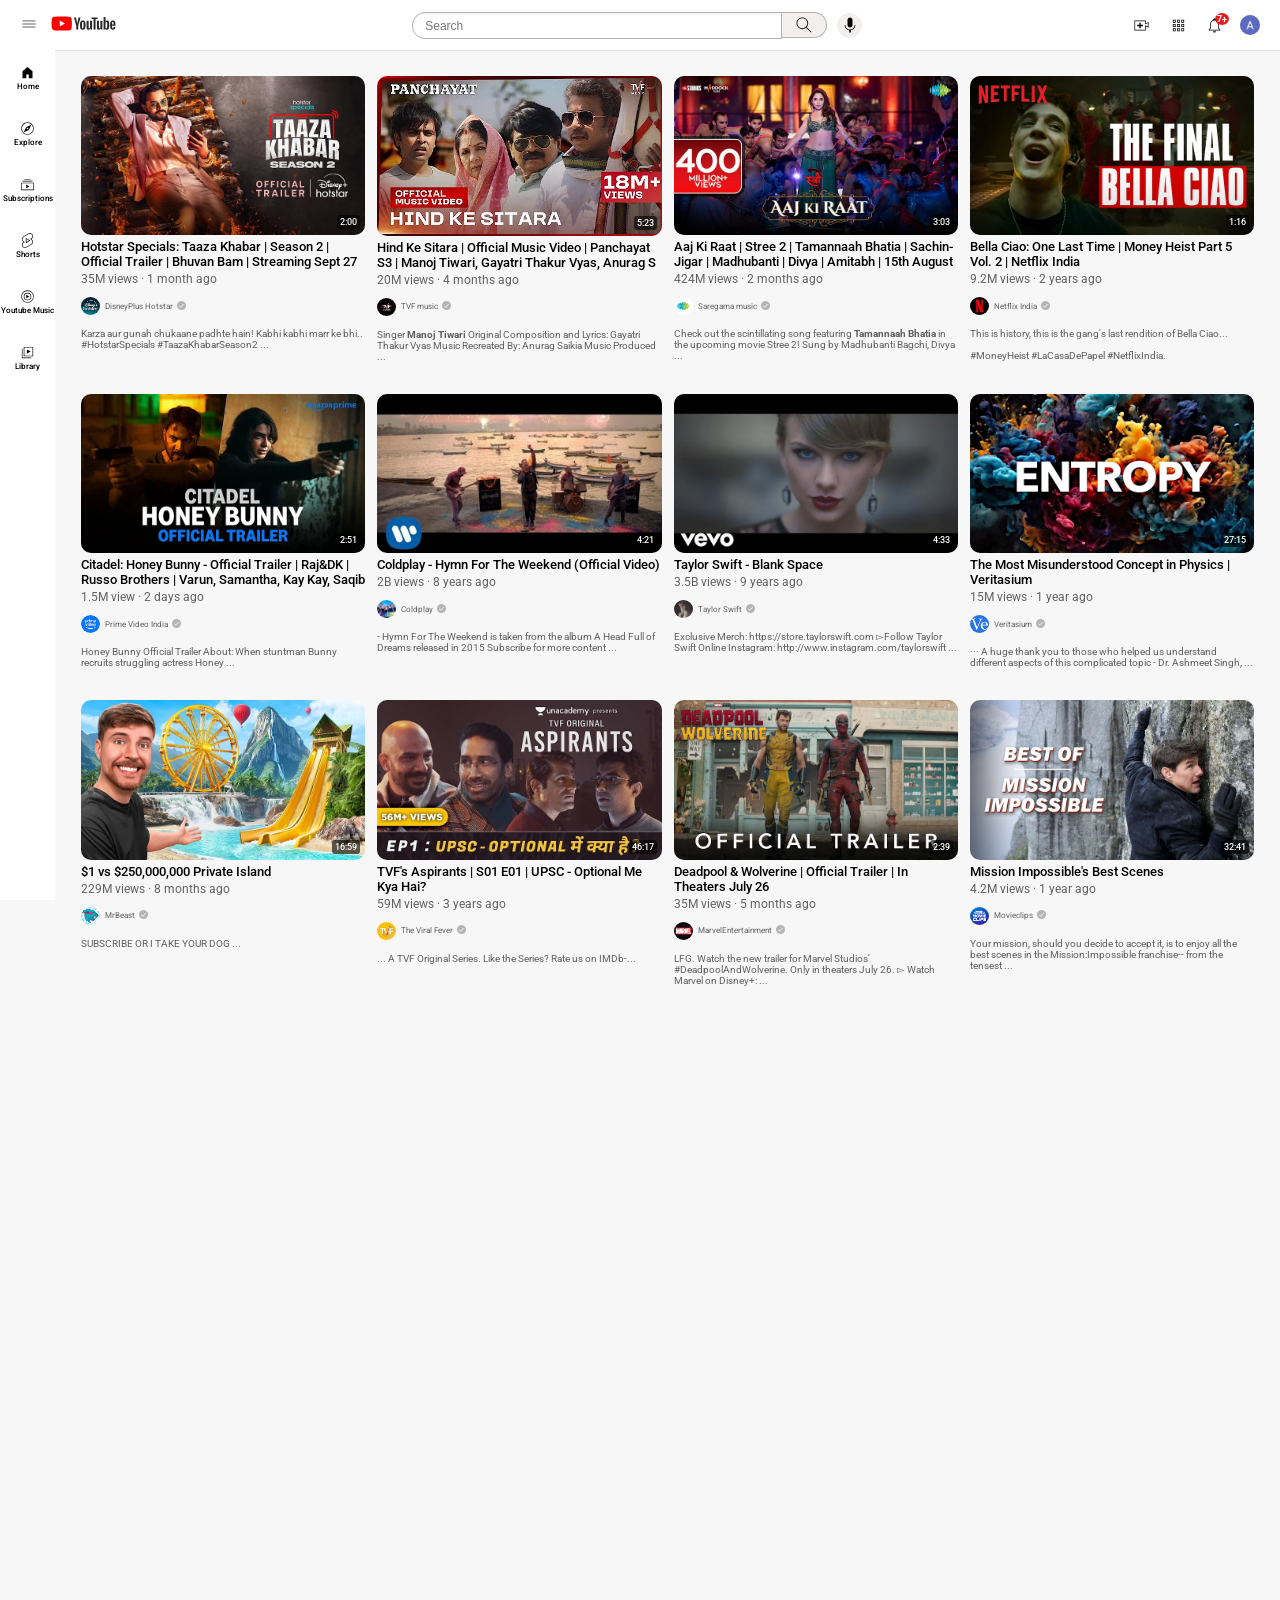
<file: index.html>
<!DOCTYPE html>
<html>
  <head>
    <title>YouTube</title>
    <link
      rel="shortcut icon"
      href="icons/yotube-icon.png"
      type="image/x-icon"
    />

    <link rel="preconnect" href="https://fonts.googleapis.com" />
    <link rel="preconnect" href="https://fonts.gstatic.com" crossorigin />
    <link
      href="https://fonts.googleapis.com/css2?family=Roboto:ital,wght@0,100;0,300;0,400;0,500;0,700;0,900;1,100;1,300;1,400;1,500;1,700;1,900&display=swap"
      rel="stylesheet"
    />

    <link rel="stylesheet" href="styles/general.css" />
    <link rel="stylesheet" href="styles/video.css" />
    <link rel="stylesheet" href="styles/header.css" />
    <link rel="stylesheet" href="styles/sidebar.css" />
  </head>
  <body>
    <!-- Header -->
    <header class="header">
      <div class="start-section">
        <div class="hamburger-icon">
          <img
            class="hamburger-menu"
            src="icons/hamburger-menu.svg"
            alt="hambuger menu"
          />
        </div>
        <a href="https://www.youtube.com" target="_blank"
          ><img
            class="youtube-logo"
            src="icons/YouTube-Logo.wine.svg"
            alt="Youtube Logo"
        /></a>
      </div>

      <div class="middle-section">
        <input class="search-bar" type="text" placeholder="Search" />

        <button class="search-button">
          <img class="search-icon" src="icons/search.svg" alt="Search button" />
          <div class="tooltips">Search</div>
        </button>
        <button class="voice-search-button">
          <img
            class="mic-icon"
            src="icons/voice-search-icon.svg"
            alt="Voice search"
          />
          <div class="tooltips">Search with your voice</div>
        </button>
      </div>

      <div class="end-section">
        <div class="upload-icon-container">
          <img class="upload-icon" src="icons/upload.svg" alt="upload" />
          <div class="tooltips">Create</div>
        </div>
        <div class="apps-icon-container">
          <img class="apps-icon" src="icons/youtube-apps.svg" alt="apps" />
          <div class="tooltips">YouTube apps</div>
        </div>
        <div class="notifications-icon-container">
          <img
            class="notifications-icon"
            src="icons/notifications.svg"
            alt="notifications"
          />
          <div class="notifications-count">7+</div>
          <div class="tooltips">Notifications</div>
        </div>
        <div class="account-icon-container">
          <img
            class="account-icon"
            src="icons/account-icon.jpg"
            alt="User account"
          />
        </div>
      </div>
    </header>

    <!-- Sidebar -->
    <nav class="sidebar">
      <div class="sidebar-features">
        <img src="icons/home.svg" alt="Home" />
        <div>Home</div>
      </div>
      <div class="sidebar-features">
        <img src="icons/explore.svg" alt="Explore" />
        <div>Explore</div>
      </div>
      <div class="sidebar-features">
        <img src="icons/subscriptions.svg" alt="subscriptions" />
        <div>Subscriptions</div>
      </div>
      <div class="sidebar-features">
        <img src="icons/Youtube-shorts.svg" alt="Youtube-Shorts" />
        <div>Shorts</div>
      </div>
      <div class="sidebar-features">
        <img src="icons/youtube-music.svg" alt="Youtube-music" />
        <div>Youtube Music</div>
      </div>
      <div class="sidebar-features">
        <img src="icons/library.svg" alt="Library" />
        <div>Library</div>
      </div>
    </nav>

    <!-- Main -->
    <main>
      <section class="video-info-grid">
        <!-- Taaza Khabar S2 -->
        <div class="video-info-blocks">
          <div class="video-preview">
            <div class="video-thumbnail">
              <a
                href="https://www.youtube.com/watch?v=cEukRxuyEUg"
                class="video-link"
              >
                <img
                  class="thumbnail"
                  src="thumbnails/taaza-khabar-s2-thumbnail.webp"
                  alt="Taaza Khabar"
                />
              </a>
              <div class="video-time">2:00</div>
            </div>
            <div>
              <div class="video-title">
                <a
                  href="https://www.youtube.com/watch?v=cEukRxuyEUg"
                  class="video-link"
                >
                  <p>
                    Hotstar Specials: Taaza Khabar | Season 2 | Official Trailer
                    | Bhuvan Bam | Streaming Sept 27
                  </p>
                </a>
              </div>
              <div class="video-views">
                <p>35M views &#183; 1 month ago</p>
              </div>
              <div class="youtube-channel">
                <a
                  href="https://www.youtube.com/@hotstarOfficial"
                  class="channel-link"
                >
                  <img
                    class="icon"
                    src="thumbnails/disney+-hotstar-icon.jpg"
                    alt="DisneyPlus Hotstar Icon"
                  />
                  DisneyPlus Hotstar
                  <div>
                    <img
                      class="yt-checkmark"
                      src="thumbnails/YT_checkmark.png"
                    />
                  </div>
                  <div class="tooltips">DisneyPlus Hotstar</div>
                </a>
              </div>
              <div class="video-description">
                <p>
                  Karza aur gunah chukaane padhte hain! Kabhi kabhi marr ke
                  bhi.. #HotstarSpecials #TaazaKhabarSeason2 ...
                </p>
              </div>
            </div>
          </div>
        </div>

        <!-- Hind-Ke-Sitara -->
        <div class="video-info-blocks">
          <div class="video-preview">
            <div class="video-thumbnail">
              <a
                href="https://www.youtube.com/watch?v=ZF6t-XGdkRQ"
                class="video-link"
              >
                <img
                  class="thumbnail"
                  src="thumbnails/hind_ke_sitara.jpg"
                  alt="Hind Ke Sitara | Manoj Tiwari | Panchayat"
                />
              </a>
              <div class="video-time">5:23</div>
            </div>
            <div>
              <div class="video-title">
                <a
                  href="https://www.youtube.com/watch?v=ZF6t-XGdkRQ"
                  class="video-link"
                >
                  <p>
                    Hind Ke Sitara | Official Music Video | Panchayat S3 | Manoj
                    Tiwari, Gayatri Thakur Vyas, Anurag S
                  </p>
                </a>
              </div>
              <div class="video-views">
                <p>20M views &#183; 4 months ago</p>
              </div>
              <div class="youtube-channel">
                <a
                  href="https://www.youtube.com/@TVFMusic"
                  class="channel-link"
                >
                  <img
                    class="icon"
                    src="thumbnails/tvf_icon.jpg"
                    alt="TVF Icon"
                  />
                  TVF music
                  <div>
                    <img
                      class="yt-checkmark"
                      src="thumbnails/YT_checkmark.png"
                    />
                  </div>
                  <div class="tooltips">TVF music</div>
                </a>
              </div>
              <div class="video-description">
                <p>
                  Singer
                  <a
                    class="manoj-tiwari"
                    href="https://en.wikipedia.org/wiki/Manoj_Tiwari_(Delhi_politician)"
                    target="_blank"
                    >Manoj Tiwari</a
                  >
                  Original Composition and Lyrics: Gayatri Thakur Vyas Music
                  Recreated By: Anurag Saikia Music Produced ...
                </p>
              </div>
            </div>
          </div>
        </div>

        <!-- Aaj-Ki-Raat -->
        <div class="video-info-blocks">
          <div class="video-preview">
            <div class="video-thumbnail">
              <a
                href="https://www.youtube.com/watch?v=roz9sXFkTuE"
                class="video-link"
              >
                <img
                  class="thumbnail"
                  src="thumbnails/aaj-ki-raat.webp"
                  alt="Aaj Ki Raat | Stree 2 | Tamannaah Bhatia"
                />
              </a>
              <div class="video-time">3:03</div>
            </div>
            <div>
              <div class="video-title">
                <a
                  href="https://www.youtube.com/watch?v=roz9sXFkTuE"
                  class="video-link"
                >
                  <p>
                    Aaj Ki Raat | Stree 2 | Tamannaah Bhatia | Sachin-Jigar |
                    Madhubanti | Divya | Amitabh | 15th August
                  </p>
                </a>
              </div>
              <div class="video-views">
                <p>424M views &#183; 2 months ago</p>
              </div>
              <div class="youtube-channel">
                <a
                  href="https://www.youtube.com/@SaregamaMusic"
                  class="channel-link"
                >
                  <img
                    class="icon"
                    src="thumbnails/saregana-icon.jpg"
                    alt="Saregama Icon"
                  />
                  Saregama music
                  <div>
                    <img
                      class="yt-checkmark"
                      src="thumbnails/YT_checkmark.png"
                    />
                  </div>
                  <div class="tooltips">Saregama music</div>
                </a>
              </div>
              <div class="video-description">
                <p>
                  Check out the scintillating song featuring
                  <a
                    class="manoj-tiwari"
                    href="https://en.wikipedia.org/wiki/Tamannaah_Bhatia"
                    target="_blank"
                    >Tamannaah Bhatia</a
                  >
                  in the upcoming movie Stree 2! Sung by Madhubanti Bagchi,
                  Divya ...
                </p>
              </div>
            </div>
          </div>
        </div>

        <!-- Bella Ciao -->
        <div class="video-info-blocks">
          <div class="video-preview">
            <div class="video-thumbnail">
              <a
                href="https://www.youtube.com/watch?v=juIcenNQWLs&t=4s"
                class="video-link"
              >
                <img
                  class="thumbnail"
                  src="thumbnails/the-final-bella-ciao-thumbnail.webp"
                  alt="Bella Ciao | Money Heist"
                />
              </a>
              <div class="video-time">1:16</div>
            </div>
            <div>
              <div class="video-title">
                <a
                  href="https://www.youtube.com/watch?v=juIcenNQWLs&t=4s"
                  class="video-link"
                >
                  <p>
                    Bella Ciao: One Last Time | Money Heist Part 5 Vol. 2 |
                    Netflix India
                  </p>
                </a>
              </div>
              <div class="video-views">
                <p>9.2M views &#183; 2 years ago</p>
              </div>
              <div class="youtube-channel">
                <a
                  href="https://www.youtube.com/@NetflixIndiaOfficial"
                  class="channel-link"
                >
                  <img
                    class="icon"
                    src="thumbnails/netflix-india-icon.jpg"
                    alt="Netflix India Icon"
                  />
                  Netflix India
                  <div>
                    <img
                      class="yt-checkmark"
                      src="thumbnails/YT_checkmark.png"
                    />
                  </div>
                  <div class="tooltips">Netflix India</div>
                </a>
              </div>
              <div class="video-description">
                <p>
                  This is history, this is the gang's last rendition of Bella
                  Ciao...
                </p>
                <br />
                <p>#MoneyHeist #LaCasaDePapel #NetflixIndia.</p>
              </div>
            </div>
          </div>
        </div>

        <!-- Citadel -->
        <div class="video-info-blocks">
          <div class="video-preview">
            <div class="video-thumbnail">
              <a
                href="https://www.youtube.com/watch?v=ZQuuw18Yicw"
                class="video-link"
              >
                <img
                  class="thumbnail"
                  src="thumbnails/citadel_thumbnail.webp"
                  alt="Citadel: Honey Bunny"
                />
              </a>
              <div class="video-time">2:51</div>
            </div>
            <div>
              <div class="video-title">
                <a
                  href="https://www.youtube.com/watch?v=ZQuuw18Yicw"
                  class="video-link"
                >
                  <p>
                    Citadel: Honey Bunny - Official Trailer | Raj&DK | Russo
                    Brothers | Varun, Samantha, Kay Kay, Saqib
                  </p>
                </a>
              </div>
              <div class="video-views">
                <p>1.5M view &#183; 2 days ago</p>
              </div>
              <div class="youtube-channel">
                <a
                  href="https://www.youtube.com/@PrimeVideoIN"
                  class="channel-link"
                >
                  <img
                    class="icon"
                    src="thumbnails/prime-video-icon.jpg"
                    alt="Prime Video India Icon"
                  />
                  Prime Video India
                  <div>
                    <img
                      class="yt-checkmark"
                      src="thumbnails/YT_checkmark.png"
                    />
                  </div>
                  <div class="tooltips">Prime Video India</div>
                </a>
              </div>
              <div class="video-description">
                <p>
                  Honey Bunny Official Trailer About: When stuntman Bunny
                  recruits struggling actress Honey ...
                </p>
              </div>
            </div>
          </div>
        </div>

        <!-- Coldplay -->
        <div class="video-info-blocks">
          <div class="video-preview">
            <div class="video-thumbnail">
              <a
                href="https://www.youtube.com/watch?v=YykjpeuMNEk"
                class="video-link"
              >
                <img
                  class="thumbnail"
                  src="thumbnails/hymn-for-the-weekend.webp"
                  alt="hymn-for-the-weekend"
                />
              </a>
              <div class="video-time">4:21</div>
            </div>
            <div>
              <div class="video-title">
                <a
                  href="https://www.youtube.com/watch?v=YykjpeuMNEk"
                  class="video-link"
                >
                  <p>Coldplay - Hymn For The Weekend (Official Video)</p>
                </a>
              </div>
              <div class="video-views">
                <p>2B views &#183; 8 years ago</p>
              </div>
              <div class="youtube-channel">
                <a
                  href="https://www.youtube.com/channel/UCDPM_n1atn2ijUwHd0NNRQw"
                  class="channel-link"
                >
                  <img
                    class="icon"
                    src="thumbnails/coldplay-icon.jpg"
                    alt="TVF Icon"
                  />
                  Coldplay
                  <div>
                    <img
                      class="yt-checkmark"
                      src="thumbnails/YT_checkmark.png"
                    />
                  </div>
                  <div class="tooltips">Coldplay</div>
                </a>
              </div>
              <div class="video-description">
                <p>
                  - Hymn For The Weekend is taken from the album A Head Full of
                  Dreams released in 2015 Subscribe for more content ...
                </p>
              </div>
            </div>
          </div>
        </div>

        <!-- Taylor Swift -->
        <div class="video-info-blocks">
          <div class="video-preview">
            <div class="video-thumbnail">
              <a
                href="https://www.youtube.com/watch?v=e-ORhEE9VVg"
                class="video-link"
              >
                <img
                  class="thumbnail"
                  src="thumbnails/blank-space-video.webp"
                  alt="Blank Space | Taylor Swift"
                />
              </a>
              <div class="video-time">4:33</div>
            </div>
            <div>
              <div class="video-title">
                <a
                  href="https://www.youtube.com/watch?v=e-ORhEE9VVg"
                  class="video-link"
                >
                  <p>Taylor Swift - Blank Space</p>
                </a>
              </div>
              <div class="video-views">
                <p>3.5B views &#183; 9 years ago</p>
              </div>
              <div class="youtube-channel">
                <a
                  href="https://www.youtube.com/channel/UCqECaJ8Gagnn7YCbPEzWH6g"
                  class="channel-link"
                >
                  <img
                    class="icon"
                    src="thumbnails/taylor-swift.jpg"
                    alt="Taylor Swift Icon"
                  />
                  Taylor Swift
                  <div>
                    <img
                      class="yt-checkmark"
                      src="thumbnails/YT_checkmark.png"
                    />
                  </div>
                  <div class="tooltips">Taylor Swift</div>
                </a>
              </div>
              <div class="video-description">
                <p>
                  Exclusive Merch: https://store.taylorswift.com ▻Follow Taylor
                  Swift Online Instagram: http://www.instagram.com/taylorswift
                  ...
                </p>
              </div>
            </div>
          </div>
        </div>

        <!-- Entropy -->
        <div class="video-info-blocks">
          <div class="video-preview">
            <div class="video-thumbnail">
              <a
                href="https://www.youtube.com/watch?v=DxL2HoqLbyA&t=588s"
                class="video-link"
              >
                <img
                  class="thumbnail"
                  src="thumbnails/entropy.webp"
                  alt="Entropy | Veritasium   "
                />
              </a>
              <div class="video-time">27:15</div>
            </div>
            <div>
              <div class="video-title">
                <a
                  href="https://www.youtube.com/watch?v=DxL2HoqLbyA&t=588s"
                  class="video-link"
                >
                  <p>The Most Misunderstood Concept in Physics | Veritasium</p>
                </a>
              </div>
              <div class="video-views">
                <p>15M views &#183; 1 year ago</p>
              </div>
              <div class="youtube-channel">
                <a
                  href="https://www.youtube.com/@veritasium"
                  class="channel-link"
                >
                  <img
                    class="icon"
                    src="thumbnails/veritasium.jpg"
                    alt="Veritasuim Icon"
                  />
                  Veritasium
                  <div>
                    <img
                      class="yt-checkmark"
                      src="thumbnails/YT_checkmark.png"
                    />
                  </div>
                  <div class="tooltips">Veritasium</div>
                </a>
              </div>
              <div class="video-description">
                <p>
                  ··· A huge thank you to those who helped us understand
                  different aspects of this complicated topic - Dr. Ashmeet
                  Singh, ...
                </p>
              </div>
            </div>
          </div>
        </div>

        <!-- Mr Beast -->
        <div class="video-info-blocks">
          <div class="video-preview">
            <div class="video-thumbnail">
              <a
                href="https://www.youtube.com/watch?v=krsBRQbOPQ4&t=18s"
                class="video-link"
              >
                <img
                  class="thumbnail"
                  src="thumbnails/mr-beast-thumbnail.webp"
                  alt="Mr Beast Video Thumbnail"
                />
              </a>
              <div class="video-time">16:59</div>
            </div>
            <div>
              <div class="video-title">
                <a
                  href="https://www.youtube.com/watch?v=krsBRQbOPQ4&t=18s"
                  class="video-link"
                >
                  <p>$1 vs $250,000,000 Private Island</p>
                </a>
              </div>
              <div class="video-views">
                <p>229M views &#183; 8 months ago</p>
              </div>
              <div class="youtube-channel">
                <a href="https://www.youtube.com/@MrBeast" class="channel-link">
                  <img
                    class="icon"
                    src="thumbnails/mr-beast-icon.jpg"
                    alt="Mr. Beast Icon"
                  />
                  MrBeast
                  <div>
                    <img
                      class="yt-checkmark"
                      src="thumbnails/YT_checkmark.png"
                    />
                  </div>
                  <div class="tooltips">MrBeast</div>
                </a>
              </div>
              <div class="video-description">
                <p>SUBSCRIBE OR I TAKE YOUR DOG ...</p>
              </div>
            </div>
          </div>
        </div>

        <!-- TVF Aspirants -->
        <div class="video-info-blocks">
          <div class="video-preview">
            <div class="video-thumbnail">
              <a
                href="https://www.youtube.com/watch?v=0Kl1ucZuSZ8"
                class="video-link"
              >
                <img
                  class="thumbnail"
                  src="thumbnails/tvf-aspirants-thumbnail.webp"
                  alt="TVF Aspirants"
                />
              </a>
              <div class="video-time">46:17</div>
            </div>
            <div>
              <div class="video-title">
                <a
                  href="https://www.youtube.com/watch?v=0Kl1ucZuSZ8"
                  class="video-link"
                >
                  <p>TVF's Aspirants | S01 E01 | UPSC - Optional Me Kya Hai?</p>
                </a>
              </div>
              <div class="video-views">
                <p>59M views &#183; 3 years ago</p>
              </div>
              <div class="youtube-channel">
                <a
                  href="https://www.youtube.com/@TheViralFever"
                  class="channel-link"
                >
                  <img
                    class="icon"
                    src="thumbnails/tvf-icon.jpg"
                    alt="The Viral Fever Icon"
                  />
                  The Viral Fever
                  <div>
                    <img
                      class="yt-checkmark"
                      src="thumbnails/YT_checkmark.png"
                    />
                  </div>
                  <div class="tooltips">The Viral Fever</div>
                </a>
              </div>
              <div class="video-description">
                <p>
                  ... A TVF Original Series. Like the Series? Rate us on
                  IMDb-...
                </p>
              </div>
            </div>
          </div>
        </div>

        <!-- Deadpool vs Wolverine -->
        <div class="video-info-blocks">
          <div class="video-preview">
            <div class="video-thumbnail">
              <a
                href="https://www.youtube.com/watch?v=73_1biulkYk"
                class="video-link"
              >
                <img
                  class="thumbnail"
                  src="thumbnails/deadpool-wolverine-thumbnail.webp"
                  alt="Deadpool vs Wolverine"
                />
              </a>
              <div class="video-time">2:39</div>
            </div>
            <div>
              <div class="video-title">
                <a
                  href="https://www.youtube.com/watch?v=73_1biulkYk"
                  class="video-link"
                >
                  <p>
                    Deadpool & Wolverine | Official Trailer | In Theaters July
                    26
                  </p>
                </a>
              </div>
              <div class="video-views">
                <p>35M views &#183; 5 months ago</p>
              </div>
              <div class="youtube-channel">
                <a href="https://www.youtube.com/@marvel" class="channel-link">
                  <img
                    class="icon"
                    src="thumbnails/marvel-icon.jpg"
                    alt="MarvelEntertainment Icon"
                  />
                  MarvelEntertainment
                  <div>
                    <img
                      class="yt-checkmark"
                      src="thumbnails/YT_checkmark.png"
                    />
                  </div>
                  <div class="tooltips">MarvelEntertainment</div>
                </a>
              </div>
              <div class="video-description">
                <p>
                  LFG. Watch the new trailer for Marvel Studios'
                  #DeadpoolAndWolverine. Only in theaters July 26. ▻ Watch
                  Marvel on Disney+: ...
                </p>
              </div>
            </div>
          </div>
        </div>

        <!-- Mission Impossible -->
        <div class="video-info-blocks">
          <div class="video-preview">
            <div class="video-thumbnail">
              <a
                href="https://www.youtube.com/watch?v=NsMtId_KZY8"
                class="video-link"
              >
                <img
                  class="thumbnail"
                  src="thumbnails/mission-impossible-thumbnail.webp"
                  alt="Mission Impossible"
                />
              </a>
              <div class="video-time">32:41</div>
            </div>
            <div>
              <div class="video-title">
                <a
                  href="https://www.youtube.com/watch?v=NsMtId_KZY8"
                  class="video-link"
                >
                  <p>Mission Impossible's Best Scenes</p>
                </a>
              </div>
              <div class="video-views">
                <p>4.2M views &#183; 1 year ago</p>
              </div>
              <div class="youtube-channel">
                <a
                  href="https://www.youtube.com/@MOVIECLIPS"
                  class="channel-link"
                >
                  <img
                    class="icon"
                    src="thumbnails/movie-clips-icon.jpg"
                    alt="Movieclips Icon"
                  />
                  Movieclips
                  <div>
                    <img
                      class="yt-checkmark"
                      src="thumbnails/YT_checkmark.png"
                    />
                  </div>
                  <div class="tooltips">Movieclips</div>
                </a>
              </div>
              <div class="video-description">
                <p>
                  Your mission, should you decide to accept it, is to enjoy all
                  the best scenes in the Mission:Impossible franchise-- from the
                  tensest ...
                </p>
              </div>
            </div>
          </div>
        </div>
      </section>
    </main>
  </body>
</html>
</file>
<file: styles/general.css>
p {
  margin-top: 0;
  margin-bottom: 0;
}

body {
  font-family: Roboto, Arial;
  margin: 0;
  padding: 70px 20px 700px 75px;
  background-color: rgb(247, 247, 247);
}
</file>
<file: styles/video.css>
.video-info-grid {
  display: grid;
  grid-template-columns: 1fr 1fr 1fr;
  row-gap: 20px;
}

@media (max-width: 600px) {
  .video-info-grid {
    grid-template-columns: 1fr 1fr;
  }
}
@media (min-width: 601px) and (max-width: 899px) {
  .video-info-grid {
    grid-template-columns: 1fr 1fr 1fr;
  }
}
@media (min-width: 900px) {
  .video-info-grid {
    grid-template-columns: 1fr 1fr 1fr 1fr;
  }
}

.thumbnail {
  width: 100%;
  border-radius: 10px;
}

.video-title {
  font-size: 13px;
  font-weight: 500;
  margin-bottom: 3px;
  overflow: hidden;
  display: -webkit-box;
  line-clamp: 2;
  -webkit-line-clamp: 2;
  -webkit-box-orient: vertical;
}

.video-views {
  font-size: 12px;
  color: rgb(96, 96, 96);
}
.youtube-channel {
  font-size: 8px;
  color: rgb(96, 96, 96);
  margin-top: 11px;
  margin-bottom: 11px;
}

.video-description {
  font-size: 10px;
  color: rgb(96, 96, 96);
}

.icon {
  height: 18px;
  width: 19px;
  margin-right: 5px;
  vertical-align: middle;
  border-radius: 50%;
}

.manoj-tiwari {
  text-decoration: none;
  font-weight: bold;
  color: rgb(96, 96, 96);
}

.video-thumbnail {
  position: relative;
}
.video-time {
  background-color: rgba(0, 0, 0, 0.616);
  color: white;
  font-size: 9px;
  font-weight: 500;
  padding: 2px 3px 2px 3px;
  border-radius: 3px;
  position: absolute;
  right: 5px;
  bottom: 10px;
}

.video-info-blocks {
  transition: background-color 0.7s;
  border-radius: 15px;
  padding: 6px;
}
.video-info-blocks:hover {
  cursor: pointer;
  background-color: rgb(186, 186, 186);
}

.video-link {
  text-decoration: none;
  color: black;
}
.channel-link {
  text-decoration: none;
  color: rgb(96, 96, 96);
  display: inline-flex;
  align-items: center;
  justify-content: center;
  position: relative;
}

.yt-checkmark {
  height: 9px;
  margin-left: 4px;
}

.channel-link .tooltips {
  color: white;
  font-size: 9px;
  font-weight: 500;
  background-color: rgba(91, 91, 91, 0.847);
  padding-left: 5px;
  padding-right: 5px;
  padding-top: 3px;
  padding-bottom: 3px;
  border-radius: 2px;
  position: absolute;
  top: -22px;
  margin-left: 10px;
  opacity: 0;
  transition: opacity 0.2s;
  pointer-events: none;
  white-space: nowrap;
}

.channel-link:hover .tooltips {
  opacity: 1;
}
</file>
<file: styles/header.css>
.header {
  height: 50px;
  display: flex;
  flex-direction: row;
  justify-content: space-between;

  position: fixed;
  top: 0;
  left: 0;
  right: 0;
  z-index: 10;

  background-color: #fff;

  border-bottom-width: 1px;
  border-bottom-style: solid;
  border-bottom-color: rgb(226, 226, 226);
}

.start-section {
  display: flex;
  align-items: center;
  justify-content: center;
}

.hamburger-icon {
  margin-left: 15px;
  padding-left: 2.5px;
  padding-right: 2.5px;
  padding-top: 2px;
  border-radius: 50%;
}
.hamburger-icon:hover {
  background-color: rgb(215, 214, 214);
}
.hamburger-menu {
  height: 22px;
  cursor: pointer;
}
.youtube-logo {
  height: 55px;
  cursor: pointer;
}

.middle-section {
  flex: 1;
  margin-left: 40px;
  margin-right: 20px;
  max-width: 450px;
  display: flex;
  align-items: center;
}
.search-bar {
  flex: 1;
  height: 23px;
  padding-left: 12px;
  font-size: 14px;
  border: 1px solid rgb(179, 176, 176);
  border-top-left-radius: 13px;
  border-bottom-left-radius: 13px;
  box-shadow: inset 1px 2px 3px rgba(0, 0, 0, 0.04);
  width: 0;
}
.middle-section input:focus {
  outline: none;
  border: 1px solid rgba(42, 145, 242, 0.779);
}
.search-bar::placeholder {
  font-size: 12px;
}
.search-button {
  height: 26.1px;
  width: 45px;
  background-color: rgb(243, 239, 239);
  border-width: 1px;
  border-left: 0px;
  border-color: rgb(179, 176, 176);
  border-style: solid;
  border-top-right-radius: 13px;
  border-bottom-right-radius: 13px;
  transition: background-color 0.2s;
}
.search-icon {
  height: 20px;
}

.search-button,
.voice-search-button,
.upload-icon-container,
.apps-icon-container,
.notifications-icon-container {
  position: relative;
  display: flex;
  justify-content: center;
  align-items: center;
}

.search-button:hover,
.voice-search-button:hover,
.upload-icon-container:hover,
.apps-icon-container:hover,
.notifications-icon-container:hover,
.account-icon-container {
  cursor: pointer;
  background-color: rgb(215, 214, 214);
}

.upload-icon-container,
.apps-icon-container,
.notifications-icon-container {
  padding: 3px;
  border-radius: 50%;
}

.search-button .tooltips,
.voice-search-button .tooltips,
.upload-icon-container .tooltips,
.apps-icon-container .tooltips,
.notifications-icon-container .tooltips {
  color: white;
  font-size: 10px;
  background-color: rgb(145, 145, 145);
  padding-left: 5px;
  padding-right: 5px;
  padding-top: 3px;
  padding-bottom: 3px;
  border-radius: 2px;
  position: absolute;
  bottom: -29px;
  opacity: 0;
  transition: opacity 0.2s;
  pointer-events: none;
  white-space: nowrap;
}
.search-button:hover .tooltips,
.voice-search-button:hover .tooltips,
.upload-icon-container:hover .tooltips,
.apps-icon-container:hover .tooltips,
.notifications-icon-container:hover .tooltips {
  opacity: 1;
}

.voice-search-button {
  height: 25px;
  width: 25px;
  margin-left: 10px;
  border: none;
  background-color: rgb(243, 239, 239);
  border-radius: 12.5px;
}
.mic-icon {
  height: 20px;
}

.end-section {
  width: 150px;
  display: flex;
  align-items: center;
  justify-content: space-between;
  flex-shrink: 0;
}
.upload-icon {
  height: 17px;
}
.apps-icon {
  height: 17px;
}
.notifications-icon {
  height: 17px;
}
.notifications-count {
  position: absolute;
  top: -0.5px;
  right: -3px;
  background-color: rgb(233, 27, 27);
  color: white;
  font-weight: 700;
  font-size: 9px;
  padding-left: 2px;
  padding-right: 2px;
  padding-top: 1px;
  padding-bottom: 1px;
  border-radius: 50%;
}
.account-icon-container {
  height: 20px;
  border-radius: 10px;
  margin-right: 20px;
}

.account-icon {
  height: 20px;
  width: 20px;
  border-radius: 10px;
}
</file>
<file: styles/sidebar.css>
.sidebar {
  position: fixed;
  left: 0;
  bottom: 0;
  top: 50px;
  width: 55px;
  z-index: 11;
  background-color: #fff;
}

.sidebar-features {
  height: 55px;
  margin-bottom: 1px;
  display: flex;
  flex-direction: column;
  justify-content: center;
  align-items: center;
  cursor: pointer;
}
.sidebar-features:hover {
  background-color: rgb(236, 236, 236);
}

.sidebar-features img {
  height: 15px;
  margin-bottom: 2px;
}

.sidebar-features div {
  font-size: 7.5px;
  font-weight: 500;
}
</file>
